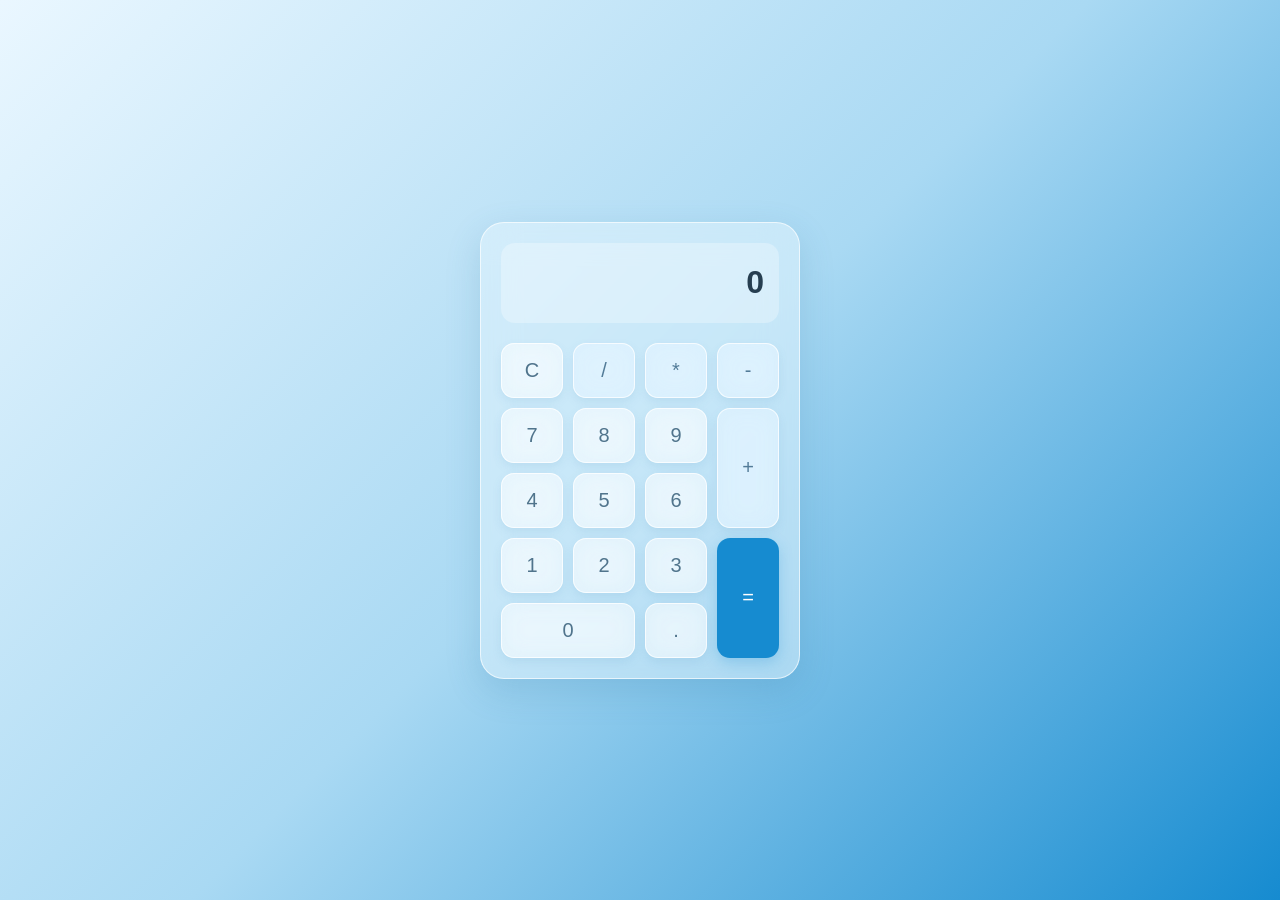
<file: Modulo03/index.html>
<!DOCTYPE html>
<html lang="pt-br">
<head>
    <meta charset="UTF-8">
    <meta name="viewport" content="width=device-width, initial-scale=1.0">
    <link rel="stylesheet" href="style.css">
    <title>Calculadora</title>
</head>
<body>

    <div class="calculadora">

        <div class="visor">0</div>

        <div class="teclas">
            <button>C</button>
            <button class="op">/</button>
            <button class="op">*</button>
            <button class="op">-</button>

            <button>7</button>
            <button>8</button>
            <button>9</button>
            <button class="mais op">+</button>

            <button>4</button>
            <button>5</button>
            <button>6</button>
            <button class="igual">=</button>

            <button>1</button>
            <button>2</button>
            <button>3</button>
            <button class="largo">0</button>
            <button>.</button>
        </div>

    </div>
    <script src="script.js"></script>
</body>
</html>
</file>
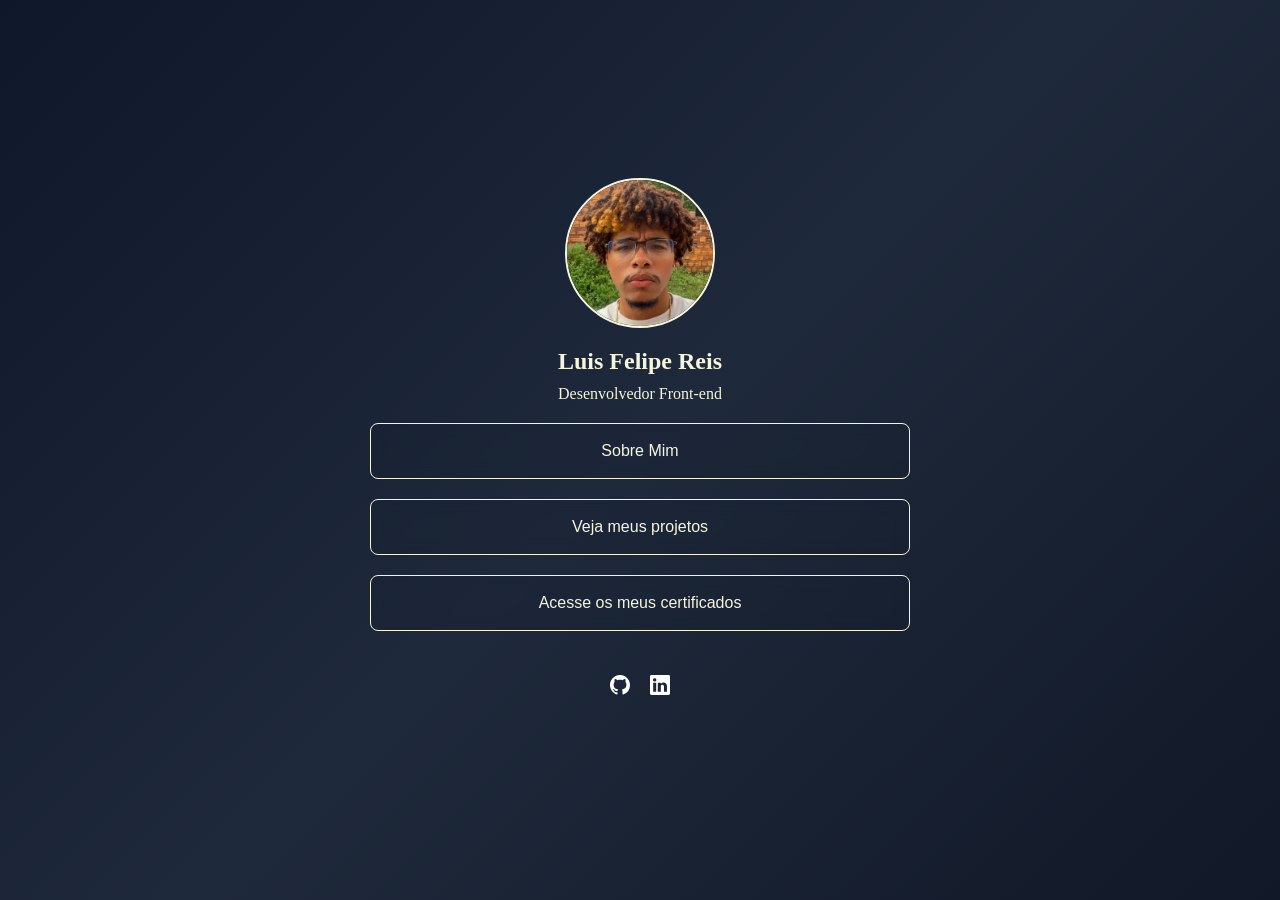
<file: Desafios/portifolio/index.html>
<!doctype html>
<html lang="pt-br">
  <head>
    <meta charset="UTF-8" />
    <meta name="viewport" content="width=device-width, initial-scale=1.0" />
    <link rel="stylesheet" href="style/style.css">
    <title>Página Inicial</title>
  </head>
  <body>
    <div class="container">
      <div class="descricao">
        <div class="circle"><img src="img/perfil.jpg" alt="imagem de perfil"></div>
        <h2>Luis Felipe Reis</h2>
        <p>Desenvolvedor Front-end</p>
      </div>

      <div class="opcoes">
        <a href="sobre.html">Sobre Mim</a>
        <a href="projetos.html">Veja meus projetos</a>
        <a href="https://drive.google.com/drive/folders/1XsvKpXeyUvbY37MB_hnb26GfpP6Lp84Z?usp=drive_link" target="_blank">Acesse os meus certificados</a>
      </div>

      <div class="redesSociais">
        <a href="https://github.com/luisfelipereis205" target="_blank">
          <img src="img/github.svg" alt="icone github">
        </a>
        <a href="https://www.linkedin.com/in/luis-felipe-reisdev" target="_blank">
          <img src="img/linkedin.svg" alt="icone linkedin" />
        </a>
      </div>
    </div>
  </body>
</html>
</file>
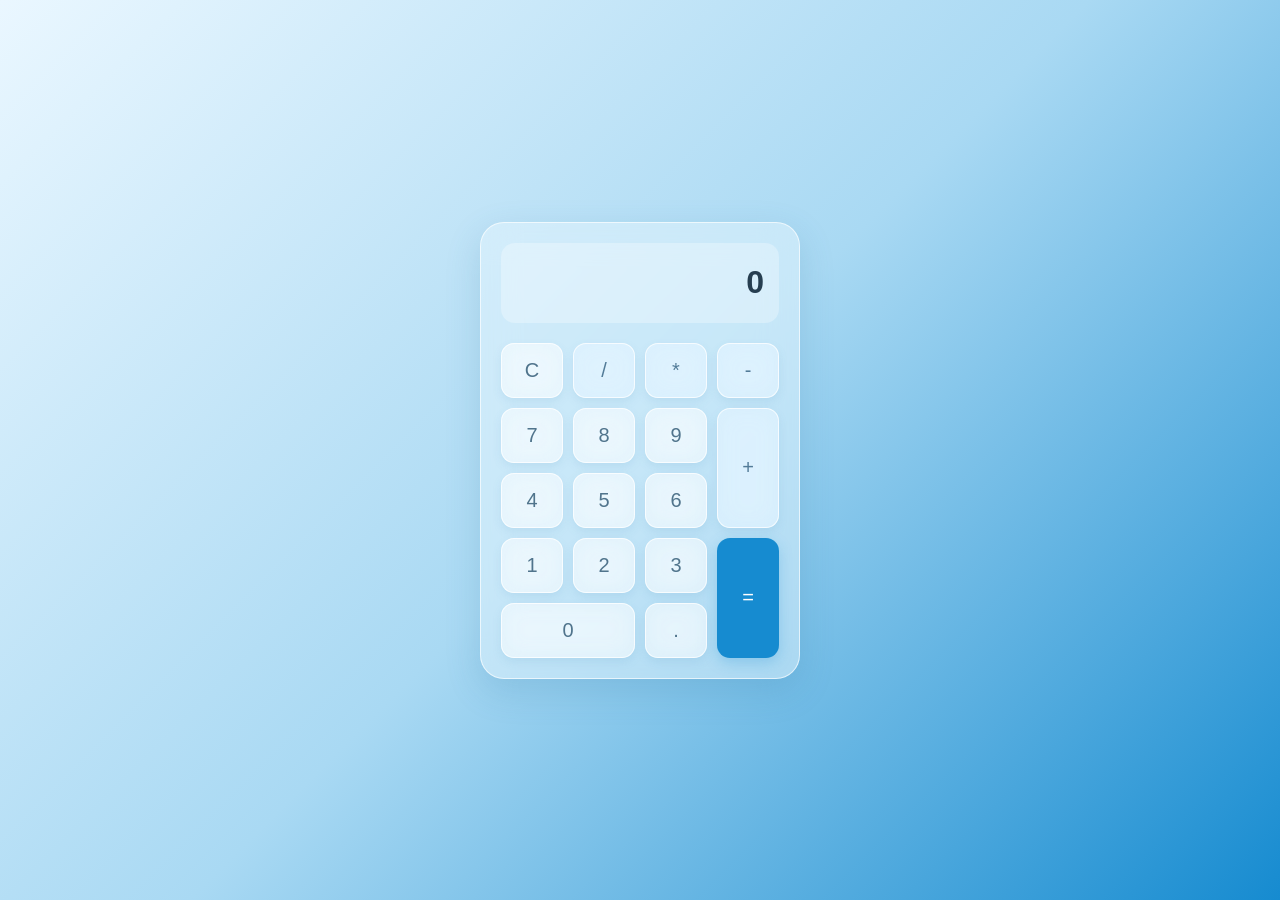
<file: Modulo03/calculadora.html>
<!DOCTYPE html>
<html lang="pt-br">
<head>
    <meta charset="UTF-8">
    <meta name="viewport" content="width=device-width, initial-scale=1.0">
    <link rel="stylesheet" href="calculadora.css">
    <title>Calculadora</title>
</head>
<body>

    <div class="calculadora">

        <div class="visor">0</div>

        <div class="teclas">
            <button>C</button>
            <button class="op">/</button>
            <button class="op">*</button>
            <button class="op">-</button>

            <button>7</button>
            <button>8</button>
            <button>9</button>
            <button class="mais op">+</button>

            <button>4</button>
            <button>5</button>
            <button>6</button>
            <button class="igual">=</button>

            <button>1</button>
            <button>2</button>
            <button>3</button>
            <button class="largo">0</button>
            <button>.</button>
        </div>

    </div>
    <script src="calculadora.js"></script>
</body>
</html>
</file>
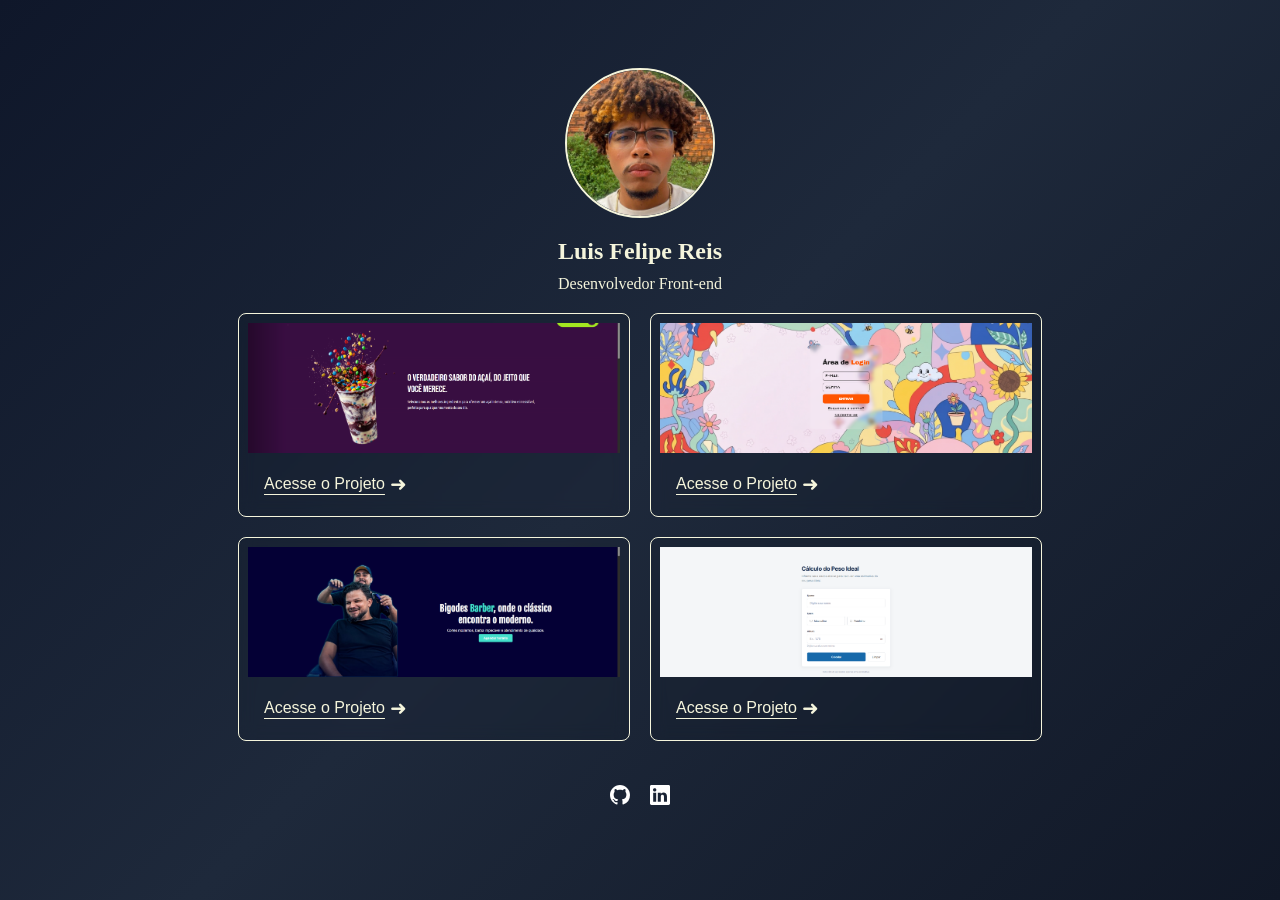
<file: Desafios/portifolio/projetos.html>
<!doctype html>
<html lang="pt-br">
  <head>
    <meta charset="UTF-8" />
    <meta name="viewport" content="width=device-width, initial-scale=1.0" />
    <title>Meus Projetos</title>
    <link rel="stylesheet" href="../portifolio/style/style.css" />
  </head>
  <body>
    <div class="container">
      <div class="descricao">
        <div class="circle">
          <img src="img/perfil.jpg" alt="imagem de perfil" />
        </div>
        <h2>Luis Felipe Reis</h2>
        <p>Desenvolvedor Front-end</p>
      </div>

      <div class="projetos">
        <div class="card">
          <img src="img/projeto1.png" alt="Projeto 1" />
          <a href="https://tropicalacaii.netlify.app/" target="_blank" rel="noopener noreferrer">
            <span class="texto">Acesse o Projeto</span>
            <span class="seta">➜</span>
          </a>
        </div>

        <div class="card">
          <img src="img/projeto2.png" alt="Projeto 2" />
          <a href="https://github.com/luisfelipereis205/projeto-login" target="_blank" rel="noopener noreferrer">
            <span class="texto">Acesse o Projeto</span>
            <span class="seta">➜</span>
          </a>
        </div>

        <div class="card">
          <img src="img/projeto3.png" alt="Projeto 3" />
          <a href="https://bigodesbarber.netlify.app/" target="_blank" rel="noopener noreferrer">
            <span class="texto">Acesse o Projeto</span>
            <span class="seta">➜</span>
          </a>
        </div>

        <div class="card">
          <img src="img/projeto4.png" alt="Projeto 4" />
          <a
            href="https://calculadorapesoid.netlify.app/"
            target="_blank"
            rel="noopener noreferrer"
          >
            <span class="texto">Acesse o Projeto</span>
            <span class="seta">➜</span>
          </a>
        </div>
      </div>

      <div class="redesSociais">
        <a href="https://github.com/luisfelipereis205" target="_blank">
          <img src="img/github.svg" alt="icone github" />
        </a>
        <a
          href="https://www.linkedin.com/in/luis-felipe-reisdev"
          target="_blank"
        >
          <img src="img/linkedin.svg" alt="icone linkedin" />
        </a>
      </div>
    </div>
  </body>
</html>
</file>
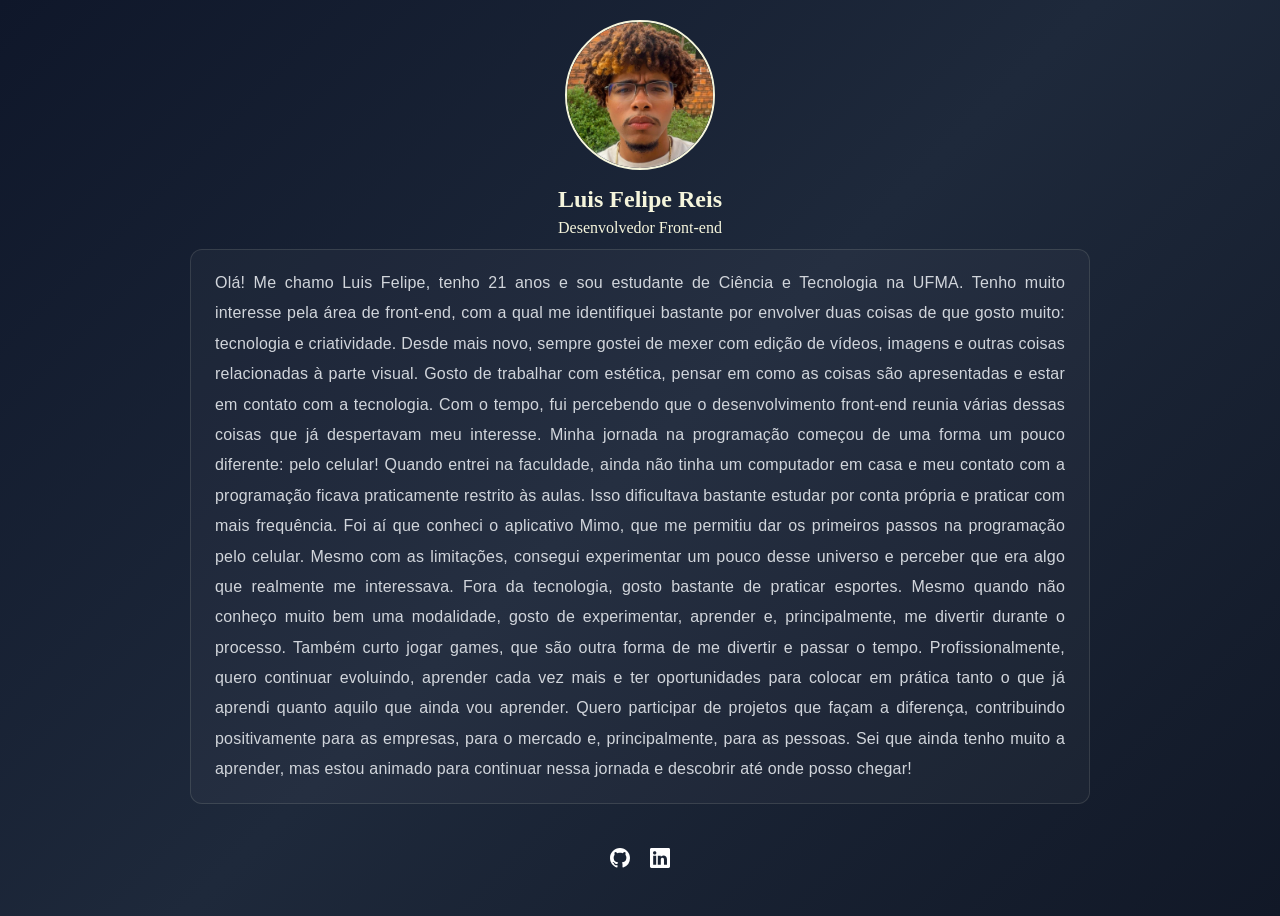
<file: Desafios/portifolio/sobre.html>
<!doctype html>
<html lang="pt-br">
  <head>
    <meta charset="UTF-8" />
    <meta name="viewport" content="width=device-width, initial-scale=1.0" />
    <title>Sobre mim</title>
    <link rel="stylesheet" href="../portifolio/style/sobre.css">
  </head>
  <body>
    <div class="container">
      <div class="descricao">
        <div class="circle"><img src="img/perfil.jpg" alt="imagem de perfil"></div>
        <h2>Luis Felipe Reis</h2>
        <p>Desenvolvedor Front-end</p>
      </div>
      <div class="sobre">
        <p>
          Olá! Me chamo Luis Felipe, tenho 21 anos e sou estudante de Ciência e
          Tecnologia na UFMA. Tenho muito interesse pela área de front-end, com
          a qual me identifiquei bastante por envolver duas coisas de que gosto
          muito: tecnologia e criatividade. Desde mais novo, sempre gostei de
          mexer com edição de vídeos, imagens e outras coisas relacionadas à
          parte visual. Gosto de trabalhar com estética, pensar em como as
          coisas são apresentadas e estar em contato com a tecnologia. Com o
          tempo, fui percebendo que o desenvolvimento front-end reunia várias
          dessas coisas que já despertavam meu interesse. Minha jornada na
          programação começou de uma forma um pouco diferente: pelo celular!
          Quando entrei na faculdade, ainda não tinha um computador em casa e
          meu contato com a programação ficava praticamente restrito às aulas.
          Isso dificultava bastante estudar por conta própria e praticar com
          mais frequência. Foi aí que conheci o aplicativo Mimo, que me permitiu
          dar os primeiros passos na programação pelo celular. Mesmo com as
          limitações, consegui experimentar um pouco desse universo e perceber
          que era algo que realmente me interessava. Fora da tecnologia, gosto
          bastante de praticar esportes. Mesmo quando não conheço muito bem uma
          modalidade, gosto de experimentar, aprender e, principalmente, me
          divertir durante o processo. Também curto jogar games, que são outra
          forma de me divertir e passar o tempo. Profissionalmente, quero
          continuar evoluindo, aprender cada vez mais e ter oportunidades para
          colocar em prática tanto o que já aprendi quanto aquilo que ainda vou
          aprender. Quero participar de projetos que façam a diferença,
          contribuindo positivamente para as empresas, para o mercado e,
          principalmente, para as pessoas. Sei que ainda tenho muito a aprender,
          mas estou animado para continuar nessa jornada e descobrir até onde
          posso chegar! 
        </p>
      </div>
      <div class="redesSociais">
        <a href="https://github.com/luisfelipereis205" target="_blank">
          <img src="img/github.svg" alt="icone github">
        </a>
        <a href="https://www.linkedin.com/in/luis-felipe-reisdev" target="_blank">
          <img src="img/linkedin.svg" alt="icone linkedin" />
        </a>
      </div>
    </div>
  </body>
</html>
</file>
<file: Modulo03/style.css>
/* Configurações gerais */
* {
    margin: 0;
    padding: 0;
    box-sizing: border-box;
}

/* Fundo azul-claro */
body {
    min-height: 100vh;
    display: flex;
    justify-content: center;
    align-items: center;
    font-family: Arial, sans-serif;
    background: linear-gradient(
        135deg,
        #eaf7ff,
        #a9d9f3,
        #168bd0
    );
}

/* Corpo da calculadora */
.calculadora {
    width: 320px;
    padding: 20px;
    background: rgba(235, 248, 255, 0.45);
    border: 1px solid rgba(255, 255, 255, 0.65);
    border-radius: 24px;
    box-shadow: 0 12px 35px rgba(45, 116, 160, 0.18);
    backdrop-filter: blur(18px);
    -webkit-backdrop-filter: blur(18px);
}

/* Visor */
.visor {
    width: 100%;
    height: 80px;
    margin-bottom: 20px;
    padding: 15px;
    display: flex;
    justify-content: flex-end;
    align-items: center;
    background: rgba(255, 255, 255, 0.28);
    border-radius: 14px;
    color: #263e50;
    font-size: 32px;
    font-weight: bold;
    overflow: hidden;
}

/* Grade das teclas */
.teclas {
    display: grid;
    grid-template-columns: repeat(4, 1fr);
    grid-template-rows: repeat(5, 55px);
    gap: 10px;
}

/* Teclas numéricas */
.teclas button {
    width: 100%;
    height: 55px;
    border: 1px solid rgba(255, 255, 255, 0.75);
    border-radius: 13px;
    background: rgba(255, 255, 255, 0.48);
    color: #50748c;
    font-size: 20px;
    font-weight: 500;
    cursor: pointer;
    box-shadow: 0 4px 10px rgba(71, 139, 180, 0.12);
    backdrop-filter: blur(12px);
    -webkit-backdrop-filter: blur(12px);
    transition: 0.2s;
}

/* Efeito ao passar o mouse */
.teclas button:hover {
    background: rgba(255, 255, 255, 0.75);
    transform: translateY(-2px);
}

/* Efeito ao clicar */
.teclas button:active {
    transform: scale(0.96);
}

/* Operadores */
.teclas button.op {
    background: rgba(224, 243, 255, 0.65);
    color: #527b98;
}

.teclas button.op:hover {
    background: rgba(255, 255, 255, 0.85);
}

/* Botão de adição */
.teclas button.mais {
    grid-column: 4;
    grid-row: 2 / span 2;
    height: auto;
}

/* Botão de igual */
.teclas button.igual {
    grid-column: 4;
    grid-row: 4 / span 2;
    height: auto;
    background: #168bd0;
    border-color: rgba(22, 139, 208, 0.5);
    color: white;
    box-shadow: 0 5px 14px rgba(22, 139, 208, 0.25);
}

.teclas button.igual:hover {
    background: #0879bd;
}

/* Botão zero largo */
.teclas button.largo {
    grid-column: span 2;
}

/* Ajuste para telas pequenas */
@media (max-width: 360px) {
    .calculadora {
        width: 90%;
        padding: 15px;
    }

    .teclas {
        gap: 8px;
        grid-template-rows: repeat(5, 50px);
    }

    .teclas button {
        height: 50px;
        font-size: 18px;
    }

    .teclas button.mais,
    .teclas button.igual {
        height: auto;
    }
}
</file>
<file: Desafios/portifolio/style/style.css>
* {
    margin: 0;
    padding: 0;
    box-sizing: border-box;
    text-decoration: none;
    user-select: none;
}

body {
    background: linear-gradient( 135deg, #0f172a,#1e293b, #111827);
    color: beige;
    width: 100%;
    height: 100vh;
    display: flex;
    justify-content: center;
    align-items: center;
    flex-direction: column;
}

div.container {
    display: flex;
    flex-direction: column;
    justify-content: center;
    align-items: center;
    width: 100%;
    height: 100%;
}

div.descricao {
    display: flex;
    flex-direction: column;
    align-items: center;
    justify-content: center;
    margin-bottom: 20px;
    gap: 10px;
}

div.descricao div.circle {
    width: 150px;
    height: 150px;
    border-radius: 50%;
    overflow: hidden;
    margin-bottom: 10px;
    border: 2px solid beige;
}

div.descricao div.circle img {
    width: 100%;
    height: 100%;
    object-fit: cover;
}

div.opcoes {
    display: flex;
    flex-direction: column;
    justify-content: center;
    gap: 20px;
}

div.opcoes a {
    font-family: Inter, sans-serif;
    font-weight: 500;
    font-style: Medium;
    font-size: 16px;
    line-height: 24px;
    letter-spacing: 0%;
    text-align: center;
    display: flex;
    justify-content: center;
    align-items: center;
    width: 540px;
    height: 56px;
    background-color: #0000000D;
    backdrop-filter: blur(8px);
    border-radius: 8px;
    color: beige;
    border: 1px solid beige;
    transition: all 0.3s ease-in-out;
}

div.opcoes a:hover {
    background-color: #0000001A;
    border: 1px solid #FBBF24;
    color: #FBBF24;
}

div.redesSociais {
    display: flex;
    justify-content: center;
    align-items: center;
    gap: 20px;
    margin-top: 20px;
    padding: 24px;
}

div.redesSociais img {
    filter: invert(1);
    width: 20px;
    height: 20px;
}

div.redesSociais a:hover img {
    filter: invert(0.5) sepia(1) saturate(5) hue-rotate(320deg);
}

/* Projetos */

div.projetos {
    display: grid;
    grid-template-columns: 1fr 1fr;
    gap: 20px   ;
}

div.projetos .card {
    display: flex;
    flex-direction: column;
    width: 392px;
    height: 204px;
    overflow: hidden;
    background-color: #0000000D;
    backdrop-filter: blur(8px);
    border-radius: 8px;
    border: 1px solid beige;
    transition: transform 0.3s ease, border-color 0.3s ease, box-shadow 0.3s ease;
}

div.projetos .card:hover {
    background-color: #0000001A;
    border: 1px solid #FBBF24;
    transform: translateY(-8px);
    border-color: #FBBF24;
    box-shadow: 0 10px 25px rgba(251, 191, 36, 0.15);
}

div.projetos .card img {
    width: 100%;
    height: 148px;
    display: block;
    padding: 9px; 
    object-fit: cover;
    border-radius: 8px 8px 0 0;
}

div.projetos .card a {
    font-family: Inter, sans-serif;
    font-weight: 500;
    font-size: 16px;
    line-height: 24px;
    display: flex;
    justify-content: left;
    align-items: left;
    width: 100%;
    height: 56px;
    border-radius: 8px;
    color: beige;
    padding: 10px;
    text-decoration: none;
}

div.projetos .card a .texto {
    text-decoration: underline;
    text-underline-offset: 5px;
    margin-left: 15px;
}

div.projetos .card a .seta {
    font-size: 20px;
    margin-left: 5px;
    text-decoration: none;
}

div.projetos .card a:hover {
    color: #FBBF24;
}
</file>
<file: Modulo03/calculadora.css>
/* Configurações gerais */
* {
    margin: 0;
    padding: 0;
    box-sizing: border-box;
}

/* Fundo azul-claro */
body {
    min-height: 100vh;
    display: flex;
    justify-content: center;
    align-items: center;
    font-family: Arial, sans-serif;
    background: linear-gradient(
        135deg,
        #eaf7ff,
        #a9d9f3,
        #168bd0
    );
}

/* Corpo da calculadora */
.calculadora {
    width: 320px;
    padding: 20px;

    background: rgba(235, 248, 255, 0.45);
    border: 1px solid rgba(255, 255, 255, 0.65);
    border-radius: 24px;

    box-shadow: 0 12px 35px rgba(45, 116, 160, 0.18);

    backdrop-filter: blur(18px);
    -webkit-backdrop-filter: blur(18px);
}

/* Visor */
.visor {
    width: 100%;
    height: 80px;
    margin-bottom: 20px;
    padding: 15px;

    display: flex;
    justify-content: flex-end;
    align-items: center;

    background: rgba(255, 255, 255, 0.28);
    border-radius: 14px;

    color: #263e50;
    font-size: 32px;
    font-weight: bold;

    overflow: hidden;
}

/* Grade das teclas */
.teclas {
    display: grid;
    grid-template-columns: repeat(4, 1fr);
    grid-template-rows: repeat(5, 55px);
    gap: 10px;
}

/* Teclas numéricas */
.teclas button {
    width: 100%;
    height: 55px;

    border: 1px solid rgba(255, 255, 255, 0.75);
    border-radius: 13px;

    background: rgba(255, 255, 255, 0.48);
    color: #50748c;

    font-size: 20px;
    font-weight: 500;

    cursor: pointer;

    box-shadow: 0 4px 10px rgba(71, 139, 180, 0.12);

    backdrop-filter: blur(12px);
    -webkit-backdrop-filter: blur(12px);

    transition: 0.2s;
}

/* Efeito ao passar o mouse */
.teclas button:hover {
    background: rgba(255, 255, 255, 0.75);
    transform: translateY(-2px);
}

/* Efeito ao clicar */
.teclas button:active {
    transform: scale(0.96);
}

/* Operadores */
.teclas button.op {
    background: rgba(224, 243, 255, 0.65);
    color: #527b98;
}

.teclas button.op:hover {
    background: rgba(255, 255, 255, 0.85);
}

/* Botão de adição */
.teclas button.mais {
    grid-column: 4;
    grid-row: 2 / span 2;
    height: auto;
}

/* Botão de igual */
.teclas button.igual {
    grid-column: 4;
    grid-row: 4 / span 2;
    height: auto;

    background: #168bd0;
    border-color: rgba(22, 139, 208, 0.5);
    color: white;

    box-shadow: 0 5px 14px rgba(22, 139, 208, 0.25);
}

.teclas button.igual:hover {
    background: #0879bd;
}

/* Botão zero largo */
.teclas button.largo {
    grid-column: span 2;
}

/* Ajuste para telas pequenas */
@media (max-width: 360px) {
    .calculadora {
        width: 90%;
        padding: 15px;
    }

    .teclas {
        gap: 8px;
        grid-template-rows: repeat(5, 50px);
    }

    .teclas button {
        height: 50px;
        font-size: 18px;
    }

    .teclas button.mais,
    .teclas button.igual {
        height: auto;
    }
}
</file>
<file: Desafios/portifolio/style/sobre.css>
* {
    margin: 0;
    padding: 0;
    box-sizing: border-box;
    text-decoration: none;
    user-select: none;
}

body {
    margin: 0;
    padding: 20px;
    background: linear-gradient( 135deg, #0f172a,#1e293b, #111827);
    color: beige;
    width: 100%;
    min-height: 100vh;
    height: auto;
    display: flex;
    justify-content: center;
    align-items: center;
    overflow-x: hidden;
    overflow-y: auto;
}

div.container {
    display: flex;
    flex-direction: column;
    justify-content: center;
    align-items: center;
    width: 100%;
    max-width: 900px;
    height: auto;
    margin: auto;
}

div.descricao {
    display: flex;
    flex-direction: column;
    align-items: center;
    justify-content: center;
    margin-bottom: 12px;
    gap: 6px;
}

div.descricao div.circle {
    width: 150px;
    height: 150px;
    border-radius: 50%;
    overflow: hidden;
    margin-bottom: 10px;
    border: 2px solid beige;
}

div.descricao div.circle img {
    width: 100%;
    height: 100%;
    object-fit: cover;
}
/* sobre */

div.sobre {
    display: flex;
    flex-direction: column;
    justify-content: center;
    align-items: center;
    width: 100%;
    max-width: 1350px;
    padding: 18px 24px;
    background-color: rgba(255, 255, 255, 0.03);
    border: 1px solid rgba(245, 245, 220, 0.12);
    border-radius: 12px;
    margin: 0 auto;
}

div.sobre p {
    font-family: Inter, Arial, sans-serif;
    font-size: 16px;
    font-weight: 400;
    line-height: 1.9;
    letter-spacing: 0.2px;
    color: #d1d5db;
    text-align: justify;
    width: 100%;
    max-width: 860px;
}

div.redesSociais {
    display: flex;
    justify-content: center;
    align-items: center;
    gap: 20px;
    margin-top: 20px;
    padding: 24px;
}

div.redesSociais img {
    filter: invert(1);
    width: 20px;
    height: 20px;
}

div.redesSociais a:hover img {
    filter: invert(0.5) sepia(1) saturate(5) hue-rotate(320deg);
}
</file>
